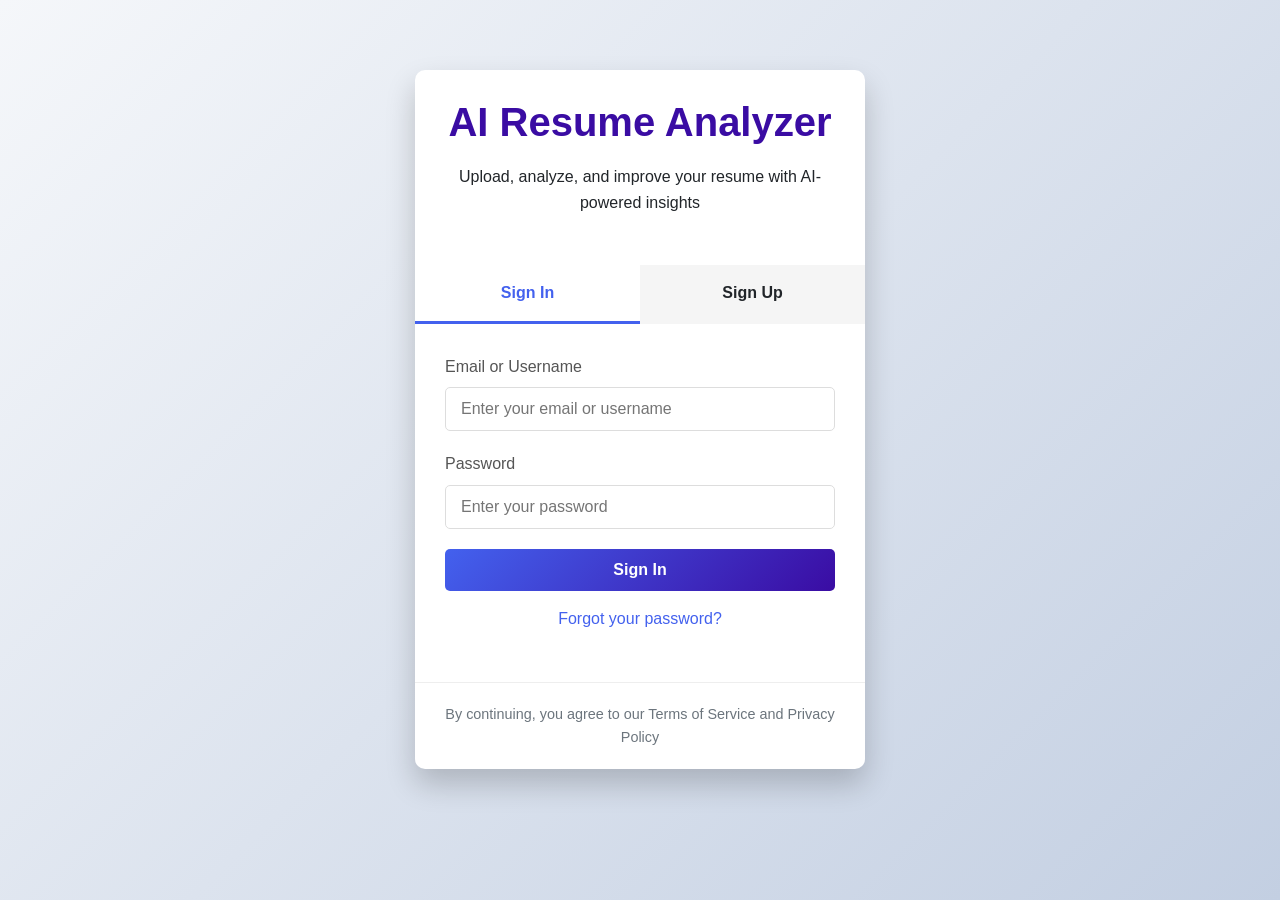
<file: index.html>
<!DOCTYPE html>
<html lang="en">
<head>
    <meta charset="UTF-8">
    <meta name="viewport" content="width=device-width, initial-scale=1.0">
    <title>AI Resume Analyzer - Login</title>
    <link rel="stylesheet" href="style.css">
    <link rel="stylesheet" href="https://cdnjs.cloudflare.com/ajax/libs/font-awesome/6.4.0/css/all.min.css">
</head>
<body>
    <div class="auth-container">
        <div class="auth-header">
            <h1>AI Resume Analyzer</h1>
            <p>Upload, analyze, and improve your resume with AI-powered insights</p>
        </div>
        
        <div class="tabs">
            <div class="tab active" data-tab="signin">Sign In</div>
            <div class="tab" data-tab="signup">Sign Up</div>
        </div>

        <div class="form-container">
            <!-- Sign In Form -->
            <form id="signin-form" class="form active">
                <div class="input-group">
                    <label for="signin-email">Email or Username</label>
                    <input type="text" id="signin-email" placeholder="Enter your email or username">
                    <div id="signin-email-error" class="error-text">Please enter your email or username</div>
                </div>

                <div class="input-group">
                    <label for="signin-password">Password</label>
                    <input type="password" id="signin-password" placeholder="Enter your password">
                    <div id="signin-password-error" class="error-text">Please enter your password</div>
                </div>

                <button type="button" id="signin-submit" class="auth-btn">Sign In</button>
                
                <div class="forgot-password">
                    <a href="#">Forgot your password?</a>
                </div>
                
                <div id="signin-message" class="message"></div>
            </form>

            <!-- Sign Up Form -->
            <form id="signup-form" class="form">
                <div class="input-group">
                    <label for="signup-name">Full Name</label>
                    <input type="text" id="signup-name" placeholder="Enter your full name">
                    <div id="signup-name-error" class="error-text">Please enter your full name</div>
                </div>

                <div class="input-group">
                    <label for="signup-email">Email</label>
                    <input type="email" id="signup-email" placeholder="Enter your email">
                    <div id="signup-email-error" class="error-text">Please enter a valid email address</div>
                </div>

                <div class="input-group">
                    <label for="signup-password">Password</label>
                    <input type="password" id="signup-password" placeholder="Create password">
                    <div class="password-strength">
                        <div id="password-strength-bar" class="password-strength-bar"></div>
                    </div>
                    <div id="signup-password-error" class="error-text">Password must be at least 8 characters</div>
                </div>

                <div class="input-group">
                    <label for="signup-confirm">Confirm Password</label>
                    <input type="password" id="signup-confirm" placeholder="Confirm password">
                    <div id="signup-confirm-error" class="error-text">Passwords do not match</div>
                </div>

                <div class="checkbox-group">
                    <input type="checkbox" id="terms">
                    <label for="terms">I agree to the <a href="#">terms and conditions</a></label>
                </div>

                <button type="button" id="signup-submit" class="auth-btn">Create Account</button>
                <div id="signup-message" class="message"></div>
            </form>
        </div>
        
        <div class="auth-footer">
            <p>By continuing, you agree to our Terms of Service and Privacy Policy</p>
        </div>
    </div>

    <script src="auth.js"></script>
</body>
</html>
</file>
<file: style.css>
:root {
    --primary: #4361ee;
    --secondary: #3a0ca3;
    --success: #4cc9f0;
    --warning: #f72585;
    --light: #f8f9fa;
    --dark: #212529;
    --gray: #6c757d;
}

* {
    margin: 0;
    padding: 0;
    box-sizing: border-box;
    font-family: 'Segoe UI', Tahoma, Geneva, Verdana, sans-serif;
}

body {
    background: linear-gradient(135deg, #f5f7fa 0%, #c3cfe2 100%);
    color: var(--dark);
    line-height: 1.6;
    min-height: 100vh;
    padding: 20px;
}

.container {
    max-width: 1200px;
    margin: 0 auto;
}

/* Header Styles */
header {
    text-align: center;
    margin-bottom: 30px;
    padding: 20px;
    position: relative;
}

h1 {
    color: var(--secondary);
    margin-bottom: 10px;
    font-size: 2.5rem;
}

.subtitle {
    color: var(--gray);
    font-size: 1.2rem;
    max-width: 600px;
    margin: 0 auto;
}

.user-info {
    position: absolute;
    top: 20px;
    right: 20px;
    display: flex;
    align-items: center;
    gap: 10px;
}

.user-avatar {
    width: 40px;
    height: 40px;
    border-radius: 50%;
    background-color: var(--primary);
    color: white;
    display: flex;
    align-items: center;
    justify-content: center;
    font-weight: bold;
}

.user-name {
    font-weight: 600;
    color: var(--dark);
}

.logout-btn {
    background: transparent;
    border: 1px solid var(--primary);
    color: var(--primary);
    padding: 5px 10px;
    border-radius: 5px;
    cursor: pointer;
    font-size: 0.9rem;
}

.logout-btn:hover {
    background: var(--primary);
    color: white;
}

/* Authentication Styles */
.auth-container {
    background-color: white;
    border-radius: 10px;
    box-shadow: 0 15px 30px rgba(0, 0, 0, 0.2);
    width: 100%;
    max-width: 450px;
    margin: 50px auto;
    overflow: hidden;
}

.auth-header {
    text-align: center;
    margin-bottom: 30px;
    padding: 20px;
}

.auth-header h1 {
    color: var(--secondary);
    margin-bottom: 10px;
    font-size: 2.5rem;
}

.auth-footer {
    text-align: center;
    padding: 20px;
    border-top: 1px solid #eee;
    margin-top: 20px;
    font-size: 0.9rem;
    color: var(--gray);
}

.tabs {
    display: flex;
    background-color: #f5f5f5;
}

.tab {
    flex: 1;
    padding: 15px;
    text-align: center;
    cursor: pointer;
    font-weight: 600;
    transition: all 0.3s ease;
    border-bottom: 3px solid transparent;
}

.tab.active {
    background-color: white;
    border-bottom: 3px solid var(--primary);
    color: var(--primary);
}

.form-container {
    padding: 30px;
}

.form {
    display: none;
}

.form.active {
    display: block;
    animation: fadeIn 0.5s;
}

@keyframes fadeIn {
    from { opacity: 0; }
    to { opacity: 1; }
}

.input-group {
    margin-bottom: 20px;
    position: relative;
}

label {
    display: block;
    margin-bottom: 8px;
    font-weight: 500;
    color: #555;
}

input, select {
    width: 100%;
    padding: 12px 15px;
    border: 1px solid #ddd;
    border-radius: 5px;
    font-size: 16px;
    transition: border 0.3s;
}

input:focus, select:focus {
    border-color: var(--primary);
    outline: none;
    box-shadow: 0 0 0 2px rgba(67, 97, 238, 0.2);
}

input.error {
    border-color: #e74c3c;
}

.error-text {
    color: #e74c3c;
    font-size: 14px;
    margin-top: 5px;
    display: none;
}

.password-strength {
    height: 5px;
    border-radius: 5px;
    margin-top: 5px;
    background-color: #eee;
    overflow: hidden;
}

.password-strength-bar {
    height: 100%;
    width: 0;
    transition: width 0.3s, background-color 0.3s;
}

.checkbox-group {
    display: flex;
    align-items: center;
    margin-bottom: 20px;
}

.checkbox-group input {
    width: auto;
    margin-right: 10px;
}

.auth-btn {
    width: 100%;
    padding: 12px;
    background: linear-gradient(135deg, var(--primary), var(--secondary));
    color: white;
    border: none;
    border-radius: 5px;
    font-size: 16px;
    font-weight: 600;
    cursor: pointer;
    transition: transform 0.2s, box-shadow 0.2s;
}

.auth-btn:hover {
    transform: translateY(-2px);
    box-shadow: 0 5px 15px rgba(67, 97, 238, 0.4);
}

.auth-btn:disabled {
    background: #cccccc;
    cursor: not-allowed;
    transform: none;
    box-shadow: none;
}

.forgot-password {
    text-align: center;
    margin-top: 15px;
}

.forgot-password a {
    color: var(--primary);
    text-decoration: none;
}

.forgot-password a:hover {
    text-decoration: underline;
}

.message {
    padding: 10px;
    border-radius: 5px;
    margin-bottom: 20px;
    text-align: center;
    display: none;
}

.success {
    background-color: #d4edda;
    color: #155724;
    border: 1px solid #c3e6cb;
}

.error {
    background-color: #f8d7da;
    color: #721c24;
    border: 1px solid #f5c6cb;
}

/* Main Content Styles */
.main-content {
    display: grid;
    grid-template-columns: 1fr 1fr;
    gap: 30px;
}

@media (max-width: 768px) {
    .main-content {
        grid-template-columns: 1fr;
    }
}

.upload-section, .analysis-section {
    background: white;
    border-radius: 10px;
    padding: 25px;
    box-shadow: 0 5px 15px rgba(0, 0, 0, 0.1);
}

.section-title {
    color: var(--primary);
    margin-bottom: 20px;
    padding-bottom: 10px;
    border-bottom: 2px solid #eee;
}

.upload-area {
    border: 2px dashed var(--primary);
    border-radius: 8px;
    padding: 40px 20px;
    text-align: center;
    margin-bottom: 20px;
    transition: all 0.3s;
    cursor: pointer;
    position: relative;
}

.upload-area:hover {
    background-color: rgba(67, 97, 238, 0.05);
}

.upload-icon {
    font-size: 48px;
    color: var(--primary);
    margin-bottom: 15px;
}

.upload-text {
    margin-bottom: 15px;
}

.btn {
    background: var(--primary);
    color: white;
    border: none;
    padding: 12px 25px;
    border-radius: 5px;
    cursor: pointer;
    font-size: 16px;
    font-weight: 600;
    transition: all 0.3s;
    display: inline-flex;
    align-items: center;
    justify-content: center;
    width: 100%;
    margin-top: 20px;
}

.btn:hover {
    background: var(--secondary);
    transform: translateY(-2px);
    box-shadow: 0 5px 15px rgba(0, 0, 0, 0.1);
}

.btn i {
    margin-right: 8px;
}

.analysis-results {
    margin-top: 20px;
    display: none;
}

.score-card {
    background: linear-gradient(135deg, var(--primary), var(--secondary));
    color: white;
    border-radius: 10px;
    padding: 20px;
    text-align: center;
    margin-bottom: 25px;
}

.score-value {
    font-size: 3rem;
    font-weight: bold;
    margin: 10px 0;
}

.score-text {
    font-size: 1.2rem;
    margin-bottom: 10px;
}

.category {
    margin-bottom: 25px;
}

.category-title {
    display: flex;
    justify-content: space-between;
    align-items: center;
    margin-bottom: 10px;
}

.category-name {
    font-weight: 600;
    color: var(--dark);
}

.category-score {
    background: var(--light);
    padding: 3px 10px;
    border-radius: 20px;
    font-size: 0.9rem;
    font-weight: 600;
}

.progress-bar {
    height: 8px;
    background: #e9ecef;
    border-radius: 4px;
    overflow: hidden;
    margin-bottom: 10px;
}

.progress {
    height: 100%;
    border-radius: 4px;
    transition: width 0.5s ease-in-out;
}

.feedback-list {
    list-style-type: none;
}

.feedback-item {
    padding: 10px 15px;
    margin-bottom: 10px;
    border-radius: 5px;
    display: flex;
    align-items: flex-start;
}

.feedback-item i {
    margin-right: 10px;
    margin-top: 3px;
}

.positive {
    background: rgba(76, 201, 240, 0.1);
    border-left: 4px solid var(--success);
}

.positive i {
    color: var(--success);
}

.negative {
    background: rgba(247, 37, 133, 0.1);
    border-left: 4px solid var(--warning);
}

.negative i {
    color: var(--warning);
}

.suggestions {
    background: rgba(67, 97, 238, 0.05);
    padding: 20px;
    border-radius: 8px;
    margin-top: 20px;
}

.suggestion-title {
    color: var(--primary);
    margin-bottom: 15px;
    font-weight: 600;
}

.suggestion-list {
    padding-left: 20px;
}

.suggestion-list li {
    margin-bottom: 10px;
}

.loading {
    display: none;
    text-align: center;
    padding: 20px;
}

.spinner {
    border: 5px solid #f3f3f3;
    border-top: 5px solid var(--primary);
    border-radius: 50%;
    width: 50px;
    height: 50px;
    animation: spin 1s linear infinite;
    margin: 0 auto 15px;
}

@keyframes spin {
    0% { transform: rotate(0deg); }
    100% { transform: rotate(360deg); }
}

.file-name {
    margin-top: 10px;
    font-size: 0.9rem;
    color: var(--gray);
}

.analysis-details {
    max-height: 500px;
    overflow-y: auto;
    padding-right: 10px;
}

/* Custom scrollbar */
.analysis-details::-webkit-scrollbar {
    width: 6px;
}

.analysis-details::-webkit-scrollbar-track {
    background: #f1f1f1;
    border-radius: 10px;
}

.analysis-details::-webkit-scrollbar-thumb {
    background: var(--primary);
    border-radius: 10px;
}

.analysis-details::-webkit-scrollbar-thumb:hover {
    background: var(--secondary);
}

.keyword-section {
    margin-top: 20px;
}

.keywords {
    display: flex;
    flex-wrap: wrap;
    gap: 10px;
    margin-top: 10px;
}

.keyword {
    background: rgba(67, 97, 238, 0.1);
    padding: 5px 10px;
    border-radius: 20px;
    font-size: 0.9rem;
}

.keyword.missing {
    background: rgba(247, 37, 133, 0.1);
    color: var(--warning);
}

/* Job Preferences Styles */
.job-info {
    margin-top: 20px;
}

.preference-group {
    margin-top: 15px;
}

.preference-group label {
    display: block;
    margin-bottom: 5px;
    font-weight: 500;
}

.preference-group input,
.preference-group select {
    width: 100%;
    padding: 10px;
    border: 1px solid #ddd;
    border-radius: 5px;
    font-size: 16px;
}

/* Recommendations Section */
.recommendations-section {
    margin-top: 30px;
    background: white;
    border-radius: 10px;
    padding: 25px;
    box-shadow: 0 5px 15px rgba(0, 0, 0, 0.1);
    display: none;
}

.recommendations-tabs {
    display: flex;
    border-bottom: 1px solid #ddd;
    margin-bottom: 20px;
    flex-wrap: wrap;
}

.rec-tab {
    padding: 10px 20px;
    cursor: pointer;
    font-weight: 600;
    transition: all 0.3s;
    border-bottom: 3px solid transparent;
}

.rec-tab.active {
    color: var(--primary);
    border-bottom: 3px solid var(--primary);
}

.tab-content {
    display: none;
}

.tab-content.active {
    display: block;
    animation: fadeIn 0.5s;
}

.recommendation-card {
    border: 1px solid #e9ecef;
    border-radius: 8px;
    padding: 20px;
    margin-bottom: 15px;
    transition: all 0.3s;
}

.recommendation-card:hover {
    box-shadow: 0 5px 15px rgba(0, 0, 0, 0.1);
    transform: translateY(-2px);
}

.card-header {
    display: flex;
    justify-content: space-between;
    align-items: flex-start;
    margin-bottom: 10px;
}

.card-title {
    font-weight: 600;
    color: var(--dark);
    font-size: 1.1rem;
}

.card-level {
    background: var(--primary);
    color: white;
    padding: 3px 10px;
    border-radius: 20px;
    font-size: 0.8rem;
    font-weight: 600;
}

.card-level.beginner {
    background: #4caf50;
}

.card-level.intermediate {
    background: #ff9800;
}

.card-level.advanced {
    background: #f44336;
}

.card-provider {
    color: var(--gray);
    margin-bottom: 10px;
    font-size: 0.9rem;
}

.card-description {
    margin-bottom: 15px;
    font-size: 0.95rem;
}

.card-footer {
    display: flex;
    justify-content: space-between;
    align-items: center;
}

.card-duration {
    color: var(--gray);
    font-size: 0.9rem;
}

.card-link {
    color: var(--primary);
    text-decoration: none;
    font-weight: 600;
    display: flex;
    align-items: center;
}

.card-link i {
    margin-left: 5px;
    font-size: 0.8rem;
}

.card-link:hover {
    text-decoration: underline;
}

.project-skills {
    display: flex;
    flex-wrap: wrap;
    gap: 8px;
    margin-top: 10px;
}

.skill-tag {
    background: rgba(67, 97, 238, 0.1);
    padding: 3px 8px;
    border-radius: 15px;
    font-size: 0.8rem;
}

/* Job Recommendations */
.job-card {
    border: 1px solid #e9ecef;
    border-radius: 8px;
    padding: 20px;
    margin-bottom: 15px;
    transition: all 0.3s;
}

.job-card:hover {
    box-shadow: 0 5px 15px rgba(0, 0, 0, 0.1);
    transform: translateY(-2px);
}

.job-header {
    display: flex;
    justify-content: space-between;
    align-items: flex-start;
    margin-bottom: 10px;
}

.job-title {
    font-weight: 600;
    color: var(--dark);
    font-size: 1.1rem;
}

.job-match {
    background: var(--primary);
    color: white;
    padding: 3px 10px;
    border-radius: 20px;
    font-size: 0.8rem;
    font-weight: 600;
}

.job-company {
    color: var(--gray);
    margin-bottom: 5px;
    font-size: 0.95rem;
}

.job-location {
    color: var(--gray);
    margin-bottom: 10px;
    font-size: 0.9rem;
    display: flex;
    align-items: center;
}

.job-location i {
    margin-right: 5px;
}

.job-description {
    margin-bottom: 15px;
    font-size: 0.95rem;
    display: -webkit-box;
    -webkit-line-clamp: 3;
    -webkit-box-orient: vertical;
    overflow: hidden;
}

.job-skills {
    display: flex;
    flex-wrap: wrap;
    gap: 8px;
    margin-top: 10px;
    margin-bottom: 15px;
}

.job-skill {
    background: rgba(67, 97, 238, 0.1);
    padding: 3px 8px;
    border-radius: 15px;
    font-size: 0.8rem;
}

.job-skill.missing {
    background: rgba(247, 37, 133, 0.1);
    color: var(--warning);
}

.job-footer {
    display: flex;
    justify-content: space-between;
    align-items: center;
}

.job-salary {
    color: var(--gray);
    font-size: 0.9rem;
    font-weight: 600;
}

.job-actions {
    display: flex;
    gap: 10px;
}

.job-action {
    padding: 6px 12px;
    border-radius: 5px;
    font-size: 0.8rem;
    font-weight: 600;
    cursor: pointer;
    transition: all 0.3s;
}

.job-apply {
    background: var(--primary);
    color: white;
    border: none;
}

.job-apply:hover {
    background: var(--secondary);
}

.job-save {
    background: transparent;
    border: 1px solid var(--primary);
    color: var(--primary);
}

.job-save:hover {
    background: rgba(67, 97, 238, 0.1);
}

.filters-container {
    display: flex;
    gap: 15px;
    margin-bottom: 20px;
    flex-wrap: wrap;
    align-items: center;
}

.filter-group {
    display: flex;
    flex-direction: column;
}

.filter-label {
    margin-bottom: 5px;
    font-weight: 500;
    font-size: 0.9rem;
}

.filter-select {
    padding: 8px 12px;
    border: 1px solid #ddd;
    border-radius: 5px;
    font-size: 0.9rem;
    min-width: 150px;
}

.job-posted {
    font-size: 0.8rem;
    color: var(--gray);
    margin-top: 5px;
}

.urgent-badge {
    background: #ff4757;
    color: white;
    padding: 2px 8px;
    border-radius: 10px;
    font-size: 0.7rem;
    font-weight: 600;
    margin-left: 8px;
}

.experience-badge {
    background: #4cc9f0;
    color: white;
    padding: 2px 8px;
    border-radius: 10px;
    font-size: 0.7rem;
    font-weight: 600;
    margin-left: 8px;
}

.job-count {
    font-size: 0.9rem;
    color: var(--gray);
    margin-top: 10px;
}

/* Fix for file input */
#fileInput {
    position: absolute;
    top: 0;
    left: 0;
    width: 100%;
    height: 100%;
    opacity: 0;
    cursor: pointer;
}

/* Hidden class for elements that should be hidden */
.hidden {
    display: none !important;
}
/* Section Titles */
.section-title {
  margin-top: 30px;
  font-size: 1.5rem;
  color: #333;
  border-left: 4px solid #007bff;
  padding-left: 10px;
}

/* Course Cards */
.course-list {
  display: grid;
  grid-template-columns: repeat(auto-fit, minmax(280px, 1fr));
  gap: 20px;
}
.course-card {
  background: #f9f9f9;
  padding: 15px;
  border-radius: 10px;
  box-shadow: 0 2px 5px rgba(0,0,0,0.1);
}
.course-card h3 {
  margin-bottom: 8px;
  color: #007bff;
}

/* Projects List */
.project-list {
  list-style: none;
  padding-left: 0;
}
.project-list li {
  background: #f1f5f9;
  margin: 8px 0;
  padding: 10px;
  border-radius: 8px;
}

/* Skills Grid */
.skills-grid {
  display: grid;
  grid-template-columns: repeat(auto-fit, minmax(140px, 1fr));
  gap: 10px;
  margin-top: 15px;
}
.skill-item {
  background: #007bff;
  color: #fff;
  padding: 10px;
  border-radius: 8px;
  text-align: center;
  font-weight: 500;
}
.designation-section {
    margin: 20px 0;
}

.form-control {
    width: 100%;
    padding: 12px 15px;
    border: 1px solid #ddd;
    border-radius: 5px;
    font-size: 16px;
    transition: border 0.3s;
}

.form-control:focus {
    border-color: var(--primary);
    outline: none;
    box-shadow: 0 0 0 2px rgba(67, 97, 238, 0.2);
}

.form-control.error {
    border-color: #e74c3c;
}
</file>
